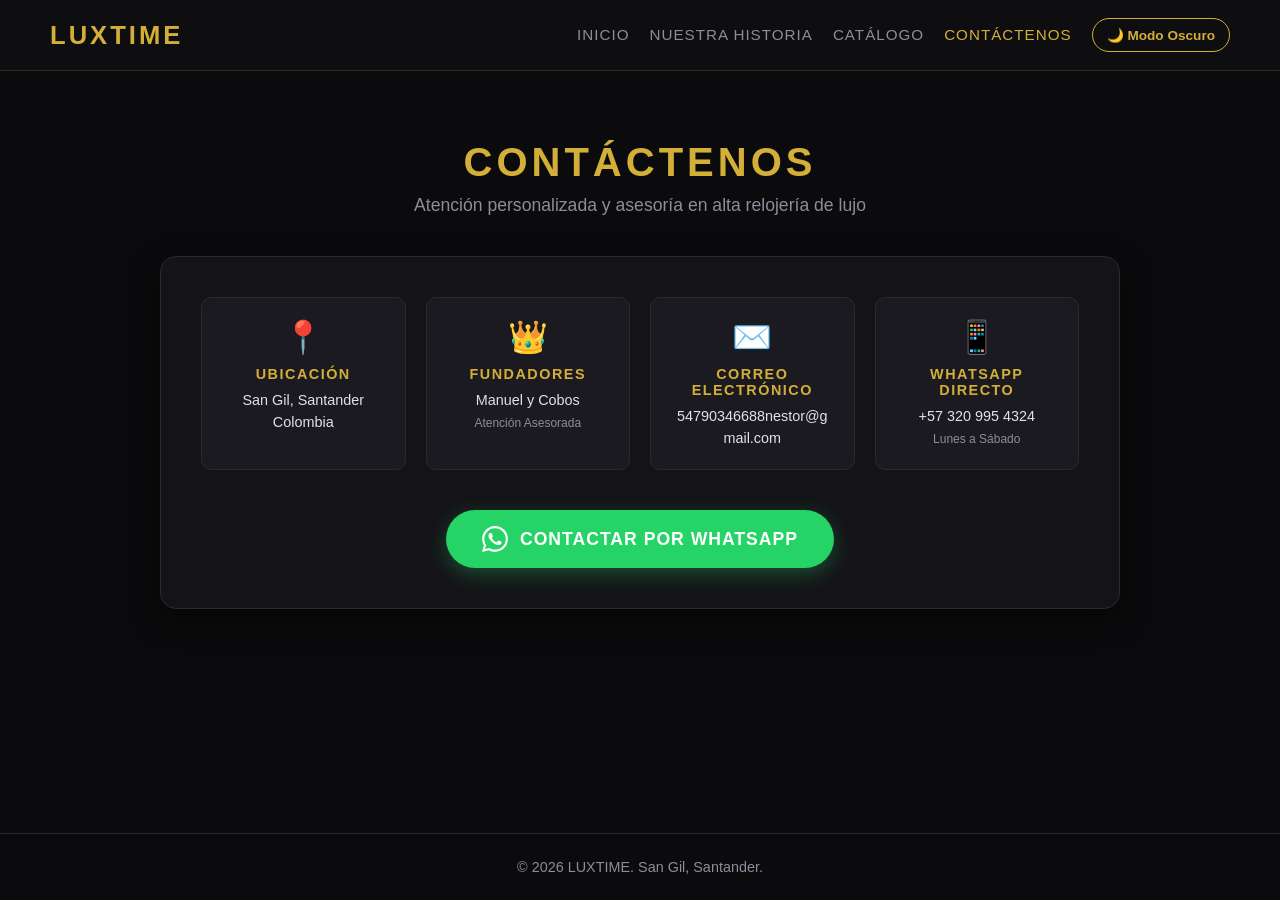
<file: contacto.html>
<!DOCTYPE html>
<html lang="es">
<head>
    <meta charset="UTF-8">
    <meta name="viewport" content="width=device-width, initial-scale=1.0">
    <title>LUXTIME | Contáctenos</title>
    <style>
        :root {
            --bg-color: #0b0b0d;
            --card-bg: #141418;
            --text-color: #e1e1e6;
            --text-muted: #8d8d99;
            --border-color: #2a2a30;
            --accent-gold: #d4af37;
            --accent-hover: #f0c442;
            --nav-bg: rgba(15, 15, 18, 0.95);
            --input-bg: #1a1a20;
        }

        body.light-mode {
            --bg-color: #f4f4f7;
            --card-bg: #ffffff;
            --text-color: #1a1a1e;
            --text-muted: #5a5a66;
            --border-color: #e1e1e6;
            --accent-gold: #b8860b;
            --accent-hover: #d4af37;
            --nav-bg: rgba(255, 255, 255, 0.95);
            --input-bg: #ffffff;
        }

        * {
            box-sizing: border-box;
            margin: 0;
            padding: 0;
            font-family: 'Segoe UI', sans-serif;
            transition: background-color 0.3s, color 0.3s;
        }

        body {
            background-color: var(--bg-color);
            color: var(--text-color);
            min-height: 100vh;
            display: flex;
            flex-direction: column;
            justify-content: space-between;
        }

        /* Navegación */
        nav {
            position: fixed;
            top: 0;
            width: 100%;
            background: var(--nav-bg);
            border-bottom: 1px solid rgba(212, 175, 55, 0.2);
            z-index: 1000;
            display: flex;
            justify-content: space-between;
            align-items: center;
            padding: 18px 50px;
        }
        .logo { color: var(--accent-gold); font-size: 1.6rem; font-weight: 700; letter-spacing: 3px; text-decoration: none; }
        .nav-links { display: flex; list-style: none; gap: 20px; align-items: center; }
        .nav-links a { color: var(--text-muted); text-decoration: none; font-size: 0.95rem; text-transform: uppercase; letter-spacing: 1px; }
        .nav-links a:hover, .nav-links a.active { color: var(--accent-gold); }

        .theme-toggle-btn {
            background: transparent;
            border: 1px solid var(--accent-gold);
            color: var(--accent-gold);
            padding: 8px 14px;
            border-radius: 20px;
            cursor: pointer;
            font-weight: 700;
            font-size: 0.85rem;
        }
        .theme-toggle-btn:hover { background: var(--accent-gold); color: #0b0b0d; }

        /* Contenedor Principal */
        .contact-container {
            max-width: 1000px;
            margin: 140px auto 60px;
            padding: 0 20px;
            text-align: center;
            width: 100%;
        }

        h1 {
            color: var(--accent-gold);
            font-size: 2.5rem;
            letter-spacing: 4px;
            margin-bottom: 10px;
        }

        .subtitle {
            color: var(--text-muted);
            margin-bottom: 40px;
            font-size: 1.1rem;
        }

        /* Tarjeta de Contacto */
        .contact-card {
            background: var(--card-bg);
            border: 1px solid var(--border-color);
            border-radius: 16px;
            padding: 40px;
            box-shadow: 0 10px 30px rgba(0,0,0,0.5);
            display: flex;
            flex-direction: column;
            gap: 30px;
            align-items: center;
        }

        /* Grid de detalles ajustado */
        .info-grid {
            display: grid;
            grid-template-columns: repeat(auto-fit, minmax(200px, 1fr));
            gap: 20px;
            width: 100%;
            margin-bottom: 10px;
        }

        .info-item {
            background: var(--input-bg);
            border: 1px solid var(--border-color);
            border-radius: 10px;
            padding: 20px;
            text-align: center;
            word-break: break-word;
        }

        .info-icon {
            font-size: 2rem;
            margin-bottom: 10px;
            display: block;
        }

        .info-title {
            color: var(--accent-gold);
            font-size: 0.9rem;
            text-transform: uppercase;
            letter-spacing: 1.5px;
            font-weight: 700;
            margin-bottom: 8px;
        }

        .info-text {
            color: var(--text-color);
            font-size: 0.9rem;
            line-height: 1.5;
        }

        .info-text a {
            color: var(--text-color);
            text-decoration: none;
            transition: color 0.3s;
        }

        .info-text a:hover {
            color: var(--accent-gold);
        }

        /* Botón de WhatsApp */
        .btn-whatsapp {
            display: inline-flex;
            align-items: center;
            justify-content: center;
            gap: 12px;
            background: #25d366;
            color: #ffffff;
            font-size: 1.1rem;
            font-weight: 700;
            text-transform: uppercase;
            letter-spacing: 1px;
            padding: 16px 36px;
            border-radius: 50px;
            text-decoration: none;
            box-shadow: 0 6px 20px rgba(37, 211, 102, 0.3);
            transition: transform 0.3s ease, box-shadow 0.3s ease, background 0.3s ease;
        }

        .btn-whatsapp:hover {
            background: #20ba5a;
            transform: translateY(-3px) scale(1.02);
            box-shadow: 0 10px 25px rgba(37, 211, 102, 0.5);
        }

        .btn-whatsapp svg {
            width: 26px;
            height: 26px;
            fill: currentColor;
        }

        footer {
            text-align: center;
            padding: 25px;
            border-top: 1px solid var(--border-color);
            color: var(--text-muted);
            font-size: 0.9rem;
        }
    </style>
</head>
<body>

    <nav>
        <a href="./" class="logo">LUXTIME</a>
        <ul class="nav-links">
            <li><a href="./">Inicio</a></li>
            <li><a href="historia.html">Nuestra Historia</a></li>
            <li><a href="catalogo.html">Catálogo</a></li>
            <li><a href="contacto.html" class="active">Contáctenos</a></li>
            <li>
                <button class="theme-toggle-btn" onclick="toggleTheme()">
                    <span id="themeIcon">🌙 Modo Oscuro</span>
                </button>
            </li>
        </ul>
    </nav>

    <div class="contact-container">
        <h1>CONTÁCTENOS</h1>
        <p class="subtitle">Atención personalizada y asesoría en alta relojería de lujo</p>

        <div class="contact-card">
            <!-- Bloques de Información -->
            <div class="info-grid">
                <div class="info-item">
                    <span class="info-icon">📍</span>
                    <div class="info-title">Ubicación</div>
                    <div class="info-text">San Gil, Santander<br>Colombia</div>
                </div>

                <div class="info-item">
                    <span class="info-icon">👑</span>
                    <div class="info-title">Fundadores</div>
                    <div class="info-text">Manuel y Cobos<br><small style="color:var(--text-muted)">Atención Asesorada</small></div>
                </div>

                <div class="info-item">
                    <span class="info-icon">✉️</span>
                    <div class="info-title">Correo Electrónico</div>
                    <div class="info-text"><a href="mailto:54790346688nestor@gmail.com">54790346688nestor@gmail.com</a></div>
                </div>

                <div class="info-item">
                    <span class="info-icon">📱</span>
                    <div class="info-title">WhatsApp Directo</div>
                    <div class="info-text">+57 320 995 4324<br><small style="color:var(--text-muted)">Lunes a Sábado</small></div>
                </div>
            </div>

            <!-- Botón Principal Redirección WhatsApp -->
            <a href="https://wa.me/573209954324?text=Hola%20LUXTIME,%20deseo%20obtener%20asesor%C3%ADa%20personalizada%20sobre%20sus%20relojes." 
               target="_blank" 
               class="btn-whatsapp">
                <svg viewBox="0 0 24 24">
                    <path d="M.057 24l1.687-6.163c-1.041-1.804-1.588-3.849-1.587-5.946.003-6.556 5.338-11.891 11.893-11.891 3.181.001 6.167 1.24 8.413 3.488 2.245 2.248 3.481 5.236 3.48 8.414-.003 6.557-5.338 11.892-11.893 11.892-1.99-.001-3.951-.5-5.688-1.448l-6.305 1.654zm6.597-3.807c1.676.995 3.276 1.591 5.392 1.592 5.448 0 9.886-4.434 9.889-9.885.002-5.462-4.415-9.89-9.881-9.892-5.452 0-9.887 4.434-9.889 9.884-.001 2.225.651 3.891 1.746 5.634l-.999 3.648 3.742-.981zm11.387-5.464c-.074-.124-.272-.198-.57-.347-.297-.149-1.758-.868-2.031-.967-.272-.099-.47-.149-.669.149-.198.297-.768.967-.941 1.165-.173.198-.347.223-.644.074-.297-.149-1.255-.462-2.39-1.475-.883-.788-1.48-1.761-1.653-2.059-.173-.297-.018-.458.13-.606.134-.133.297-.347.446-.521.151-.172.2-.296.3-.495.099-.198.05-.372-.025-.521-.075-.148-.669-1.611-.916-2.206-.242-.579-.487-.501-.669-.51l-.57-.01c-.198 0-.52.074-.792.372s-1.04 1.016-1.04 2.479 1.065 2.876 1.213 3.074c.149.198 2.095 3.2 5.076 4.487.709.306 1.263.489 1.694.626.712.226 1.36.194 1.872.118.571-.085 1.758-.719 2.006-1.413.248-.695.248-1.29.173-1.414z"/>
                </svg>
                Contactar por WhatsApp
            </a>
        </div>
    </div>

    <footer>
        <p>&copy; 2026 LUXTIME. San Gil, Santander.</p>
    </footer>

    <script>
        // Sistema de Modo Claro / Oscuro Persistente
        function applyTheme(theme) {
            const themeIcon = document.getElementById('themeIcon');
            if (theme === 'light') {
                document.body.classList.add('light-mode');
                themeIcon.innerHTML = '☀️ Modo Claro';
            } else {
                document.body.classList.remove('light-mode');
                themeIcon.innerHTML = '🌙 Modo Oscuro';
            }
        }

        function toggleTheme() {
            const currentTheme = document.body.classList.contains('light-mode') ? 'dark' : 'light';
            localStorage.setItem('luxtime_theme', currentTheme);
            applyTheme(currentTheme);
        }

        // Inicializar
        applyTheme(localStorage.getItem('luxtime_theme') || 'dark');
    </script>
</body>
</html>
</file>
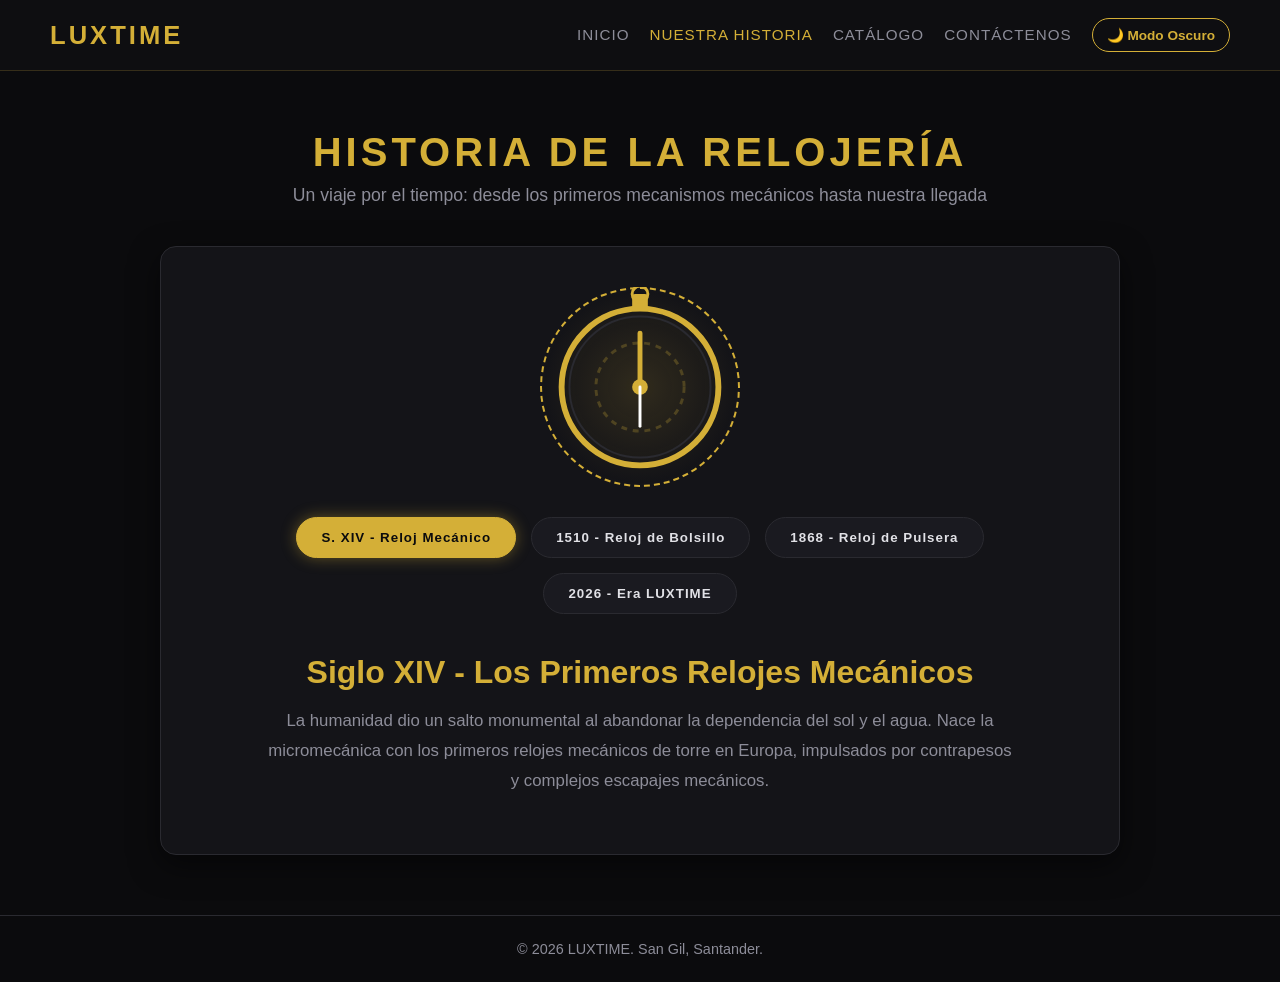
<file: historia.html>
<!DOCTYPE html>
<html lang="es">
<head>
    <meta charset="UTF-8">
    <meta name="viewport" content="width=device-width, initial-scale=1.0">
    <title>LUXTIME | Historia de la Relojería</title>
    <style>
        :root {
            --bg-color: #0b0b0d;
            --card-bg: #141418;
            --text-color: #e1e1e6;
            --text-muted: #8d8d99;
            --border-color: #2a2a30;
            --accent-gold: #d4af37;
            --accent-hover: #f0c442;
            --nav-bg: rgba(15, 15, 18, 0.95);
            --input-bg: #1a1a20;
        }

        body.light-mode {
            --bg-color: #f4f4f7;
            --card-bg: #ffffff;
            --text-color: #1a1a1e;
            --text-muted: #5a5a66;
            --border-color: #e1e1e6;
            --accent-gold: #b8860b;
            --accent-hover: #d4af37;
            --nav-bg: rgba(255, 255, 255, 0.95);
            --input-bg: #ffffff;
        }

        * {
            box-sizing: border-box;
            margin: 0;
            padding: 0;
            font-family: 'Segoe UI', sans-serif;
            transition: background-color 0.3s, color 0.3s;
        }

        body {
            background-color: var(--bg-color);
            color: var(--text-color);
            min-height: 100vh;
            display: flex;
            flex-direction: column;
            justify-content: space-between;
        }

        /* Navegación */
        nav {
            position: fixed;
            top: 0;
            width: 100%;
            background: var(--nav-bg);
            border-bottom: 1px solid rgba(212, 175, 55, 0.2);
            z-index: 1000;
            display: flex;
            justify-content: space-between;
            align-items: center;
            padding: 18px 50px;
        }
        .logo { color: var(--accent-gold); font-size: 1.6rem; font-weight: 700; letter-spacing: 3px; text-decoration: none; }
        .nav-links { display: flex; list-style: none; gap: 20px; align-items: center; }
        .nav-links a { color: var(--text-muted); text-decoration: none; font-size: 0.95rem; text-transform: uppercase; letter-spacing: 1px; }
        .nav-links a:hover, .nav-links a.active { color: var(--accent-gold); }

        .theme-toggle-btn {
            background: transparent;
            border: 1px solid var(--accent-gold);
            color: var(--accent-gold);
            padding: 8px 14px;
            border-radius: 20px;
            cursor: pointer;
            font-weight: 700;
            font-size: 0.85rem;
        }
        .theme-toggle-btn:hover { background: var(--accent-gold); color: #0b0b0d; }

        /* Contenedor Principal */
        .history-container {
            max-width: 1000px;
            margin: 130px auto 60px;
            padding: 0 20px;
            text-align: center;
        }

        h1 {
            color: var(--accent-gold);
            font-size: 2.5rem;
            letter-spacing: 4px;
            margin-bottom: 10px;
        }

        .subtitle {
            color: var(--text-muted);
            margin-bottom: 40px;
            font-size: 1.1rem;
        }

        /* --- SPRITE TIMELINE CARD --- */
        .sprite-timeline-card {
            background: var(--card-bg);
            border: 1px solid var(--border-color);
            border-radius: 16px;
            padding: 40px;
            display: flex;
            flex-direction: column;
            align-items: center;
            gap: 30px;
            box-shadow: 0 10px 30px rgba(0,0,0,0.5);
            position: relative;
            overflow: hidden;
        }

        /* Ventana del Sprite */
        .sprite-viewport {
            width: 200px;
            height: 200px;
            position: relative;
            background: radial-gradient(circle, rgba(212,175,55,0.15) 0%, transparent 70%);
            border-radius: 50%;
            display: flex;
            align-items: center;
            justify-content: center;
            border: 2px dashed var(--accent-gold);
        }

        /* Sprite SVG */
        .sprite-image {
            width: 200px;
            height: 200px;
        }

        /* Pasos del Timeline */
        .timeline-steps {
            display: flex;
            gap: 15px;
            justify-content: center;
            flex-wrap: wrap;
            width: 100%;
        }

        .step-btn {
            background: var(--input-bg);
            border: 1px solid var(--border-color);
            color: var(--text-color);
            padding: 12px 24px;
            border-radius: 30px;
            cursor: pointer;
            font-weight: 700;
            letter-spacing: 1px;
            transition: all 0.3s ease;
        }

        .step-btn:hover {
            border-color: var(--accent-gold);
            color: var(--accent-gold);
        }

        .step-btn.active {
            background: var(--accent-gold);
            color: #0b0b0d;
            border-color: var(--accent-gold);
            box-shadow: 0 0 15px rgba(212, 175, 55, 0.4);
        }

        /* Contenido Histórico */
        .history-content {
            min-height: 160px;
            max-width: 750px;
            margin-top: 10px;
            text-align: center;
        }

        .history-year {
            font-size: 2rem;
            color: var(--accent-gold);
            font-weight: 700;
            margin-bottom: 15px;
        }

        .history-text-box p {
            color: var(--text-muted);
            line-height: 1.8;
            font-size: 1.05rem;
            margin-bottom: 12px;
        }

        .history-text-box p strong {
            color: var(--accent-gold);
        }

        footer {
            text-align: center;
            padding: 25px;
            border-top: 1px solid var(--border-color);
            color: var(--text-muted);
            font-size: 0.9rem;
        }
    </style>
</head>
<body>

    <nav>
        <a href="./" class="logo">LUXTIME</a>
        <ul class="nav-links">
            <li><a href="./">Inicio</a></li>
            <li><a href="historia.html" class="active">Nuestra Historia</a></li>
            <li><a href="catalogo.html">Catálogo</a></li>
            <li><a href="contacto.html">Contáctenos</a></li>
            <li>
                <button class="theme-toggle-btn" onclick="toggleTheme()">
                    <span id="themeIcon">🌙 Modo Oscuro</span>
                </button>
            </li>
        </ul>
    </nav>

    <div class="history-container">
        <h1>HISTORIA DE LA RELOJERÍA</h1>
        <p class="subtitle">Un viaje por el tiempo: desde los primeros mecanismos mecánicos hasta nuestra llegada</p>

        <div class="sprite-timeline-card">
            
            <!-- Sprite Animado SVG (Mecanismo de Agujas y Engranaje) -->
            <div class="sprite-viewport">
                <svg id="spriteGraphic" class="sprite-image" viewBox="0 0 200 200">
                    <!-- Esfera exterior -->
                    <circle cx="100" cy="100" r="80" fill="none" stroke="#d4af37" stroke-width="6" />
                    <circle cx="100" cy="100" r="72" fill="none" stroke="#2a2a30" stroke-width="2" />
                    <!-- Corona del Reloj -->
                    <rect x="92" y="5" width="16" height="15" fill="#d4af37" rx="3" />
                    <circle cx="100" cy="5" r="8" fill="none" stroke="#d4af37" stroke-width="3" />
                    <!-- Eje central -->
                    <circle cx="100" cy="100" r="8" fill="#d4af37" />

                    <!-- Engranaje decorativo -->
                    <g id="gearGroup" style="transform-origin: 100px 100px; transition: transform 0.8s ease;">
                        <circle cx="100" cy="100" r="45" fill="none" stroke="rgba(212,175,55,0.25)" stroke-width="3" stroke-dasharray="6,6" />
                    </g>

                    <!-- Aguja Horas (Larga) -->
                    <line id="handHour" x1="100" y1="100" x2="100" y2="45" stroke="#d4af37" stroke-width="5" stroke-linecap="round" style="transform-origin: 100px 100px; transition: transform 0.8s cubic-bezier(0.68, -0.55, 0.27, 1.55);" />
                    
                    <!-- Aguja Minutos (Blanca) -->
                    <line id="handMinute" x1="100" y1="100" x2="140" y2="100" stroke="#ffffff" stroke-width="3" stroke-linecap="round" style="transform-origin: 100px 100px; transition: transform 0.8s cubic-bezier(0.68, -0.55, 0.27, 1.55);" />
                </svg>
            </div>

            <!-- Botones interactivos de la línea de tiempo -->
            <div class="timeline-steps">
                <button class="step-btn active" onclick="setStep(0)">S. XIV - Reloj Mecánico</button>
                <button class="step-btn" onclick="setStep(1)">1510 - Reloj de Bolsillo</button>
                <button class="step-btn" onclick="setStep(2)">1868 - Reloj de Pulsera</button>
                <button class="step-btn" onclick="setStep(3)">2026 - Era LUXTIME</button>
            </div>

            <!-- Caja con el texto histórico -->
            <div class="history-content">
                <div class="history-year" id="historyYear">S. XIV</div>
                <div class="history-text-box" id="historyTextBox">
                    <!-- Se llena dinámicamente con JS -->
                </div>
            </div>

        </div>
    </div>

    <footer>
        <p>&copy; 2026 LUXTIME. San Gil, Santander.</p>
    </footer>

    <script>
        // HISTORIA DE LA RELOJERÍA Y LA LLEGADA DE LUXTIME
        const historiaData = [
            {
                year: "Siglo XIV - Los Primeros Relojes Mecánicos",
                htmlContent: `<p>La humanidad dio un salto monumental al abandonar la dependencia del sol y el agua. Nace la micromecánica con los primeros relojes mecánicos de torre en Europa, impulsados por contrapesos y complejos escapajes mecánicos.</p>`,
                hourAngle: 0,
                minuteAngle: 90,
                gearAngle: 0
            },
            {
                year: "1510 - La Invención del Reloj de Bolsillo",
                htmlContent: `<p>El cerrajero alemán Peter Henlein revoluciona el mundo al miniaturizar los mecanismos mediante muelles espirales. El tiempo deja de ser público y pasa a ser un objeto personal de lujo y estatus portado en el bolsillo.</p>`,
                hourAngle: 90,
                minuteAngle: 270,
                gearAngle: 120
            },
            {
                year: "1868 - El Nacimiento del Reloj de Pulsera",
                htmlContent: `<p>Se crea el primer reloj de pulsera de la historia ideado como una joya de alta relojería. Con el tiempo y las exigencias de los aviadores y exploradores del siglo XX, la pulsera se convirtió en el estándar mundial de elegancia.</p>`,
                hourAngle: 180,
                minuteAngle: 450,
                gearAngle: 240
            },
            {
                year: "2026 - La Entrada de LUXTIME",
                htmlContent: `
                    <p>Tras siglos de evolución relojera, decidimos adentrarnos en el fascinante mundo de la alta relojería para continuar este legado de precisión y elegancia.</p>
                    <p><strong>LUXTIME</strong> nació en el corazón de <strong>San Gil, Santander</strong>, fundada por <strong>Manuel y Cobos</strong> con la visión de traer la más alta relojería de lujo a la región y al mundo entero.</p>
                    <p>Lo que comenzó como una pasión compartida por la precisión micro-mecánica y la alta relojería, se convirtió rápidamente en la boutique de referencia para coleccionistas e inversionistas de piezas exclusivas.</p>
                    <p>Cada reloj en nuestro catálogo representa tradición, prestigio y un nivel de excelencia único garantizado por nuestros fundadores.</p>
                `,
                hourAngle: 300,
                minuteAngle: 630,
                gearAngle: 360
            }
        ];

        function setStep(index) {
            const data = historiaData[index];

            // Actualizar estado de los botones
            const buttons = document.querySelectorAll('.step-btn');
            buttons.forEach((btn, idx) => {
                if (idx === index) btn.classList.add('active');
                else btn.classList.remove('active');
            });

            // Animación interactiva del Sprite SVG
            document.getElementById('handHour').style.transform = `rotate(${data.hourAngle}deg)`;
            document.getElementById('handMinute').style.transform = `rotate(${data.minuteAngle}deg)`;
            document.getElementById('gearGroup').style.transform = `rotate(${data.gearAngle}deg)`;

            // Cambiar textos en pantalla
            document.getElementById('historyYear').textContent = data.year;
            document.getElementById('historyTextBox').innerHTML = data.htmlContent;
        }

        // Sistema de Modo Claro / Oscuro
        function applyTheme(theme) {
            const themeIcon = document.getElementById('themeIcon');
            if (theme === 'light') {
                document.body.classList.add('light-mode');
                themeIcon.innerHTML = '☀️ Modo Claro';
            } else {
                document.body.classList.remove('light-mode');
                themeIcon.innerHTML = '🌙 Modo Oscuro';
            }
        }

        function toggleTheme() {
            const currentTheme = document.body.classList.contains('light-mode') ? 'dark' : 'light';
            localStorage.setItem('luxtime_theme', currentTheme);
            applyTheme(currentTheme);
        }

        // Inicializar con el paso 0
        applyTheme(localStorage.getItem('luxtime_theme') || 'dark');
        setStep(0);
    </script>
</body>
</html>
</file>
